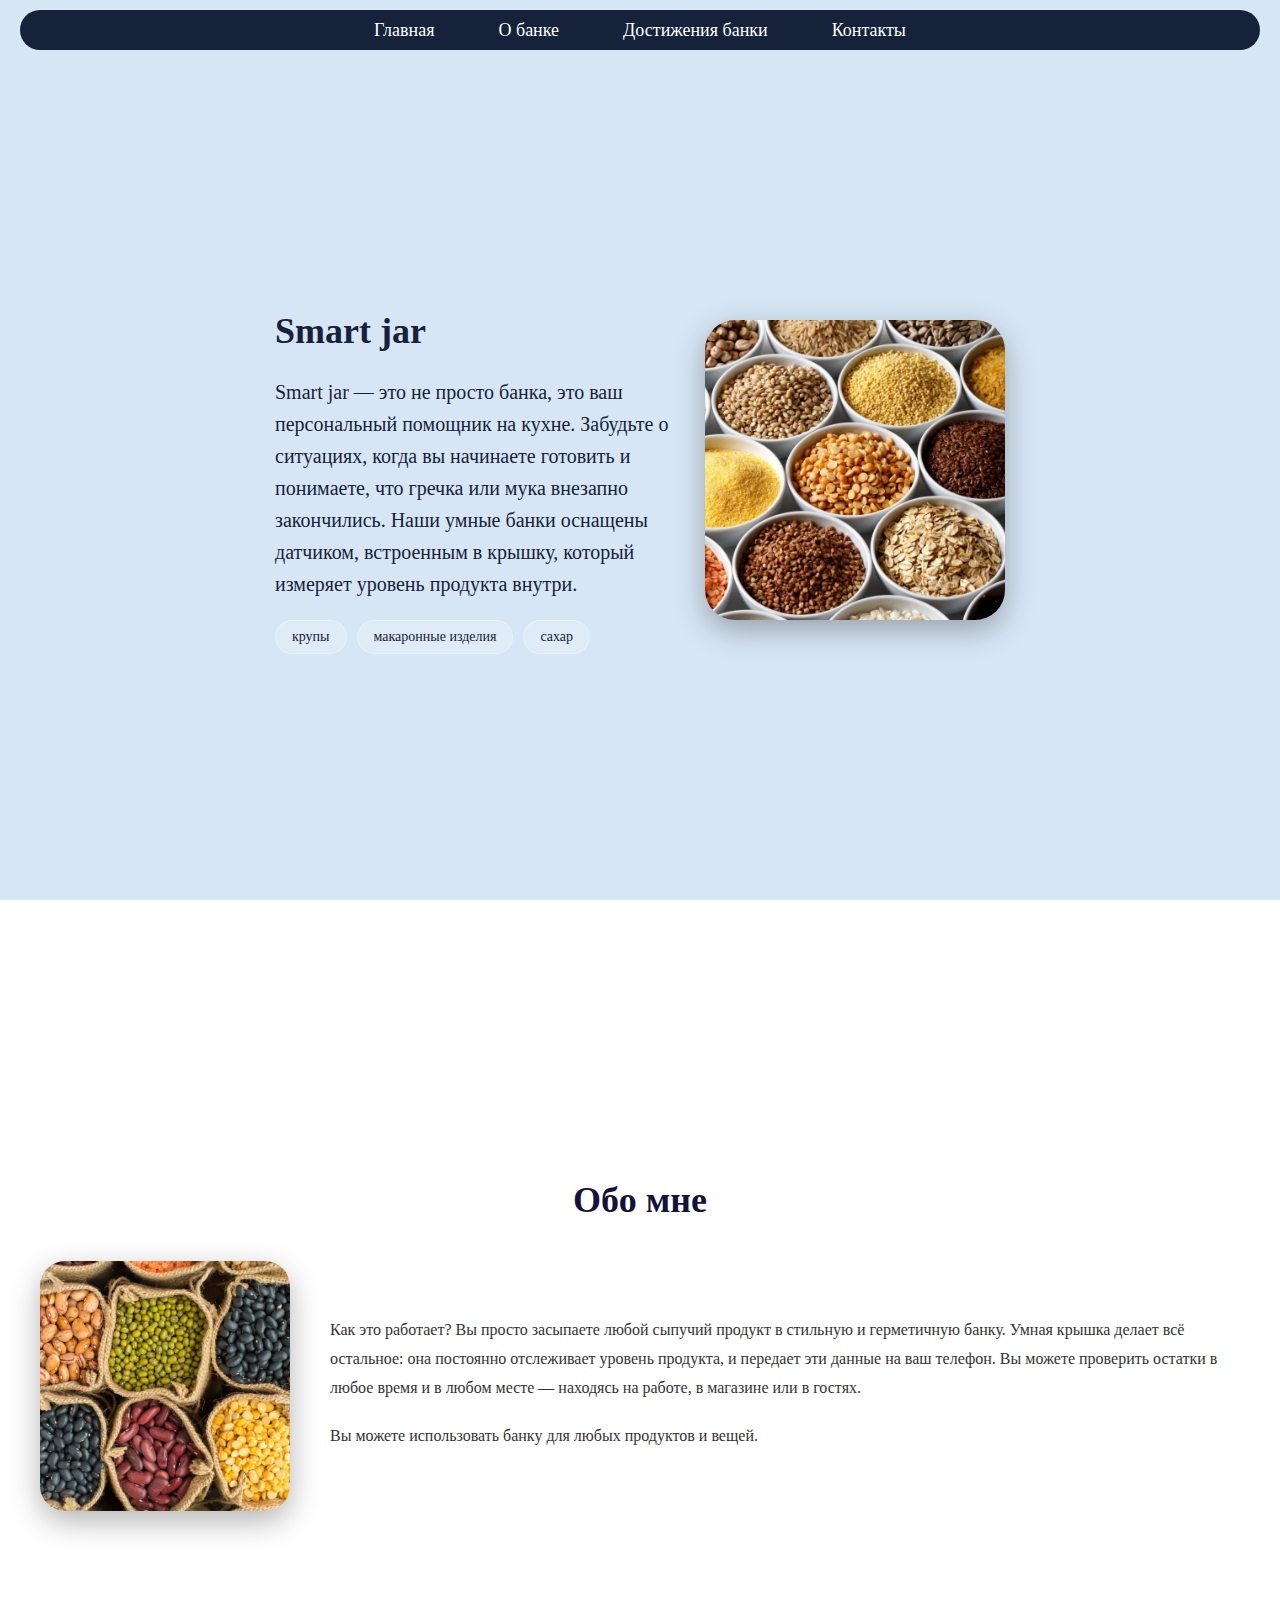
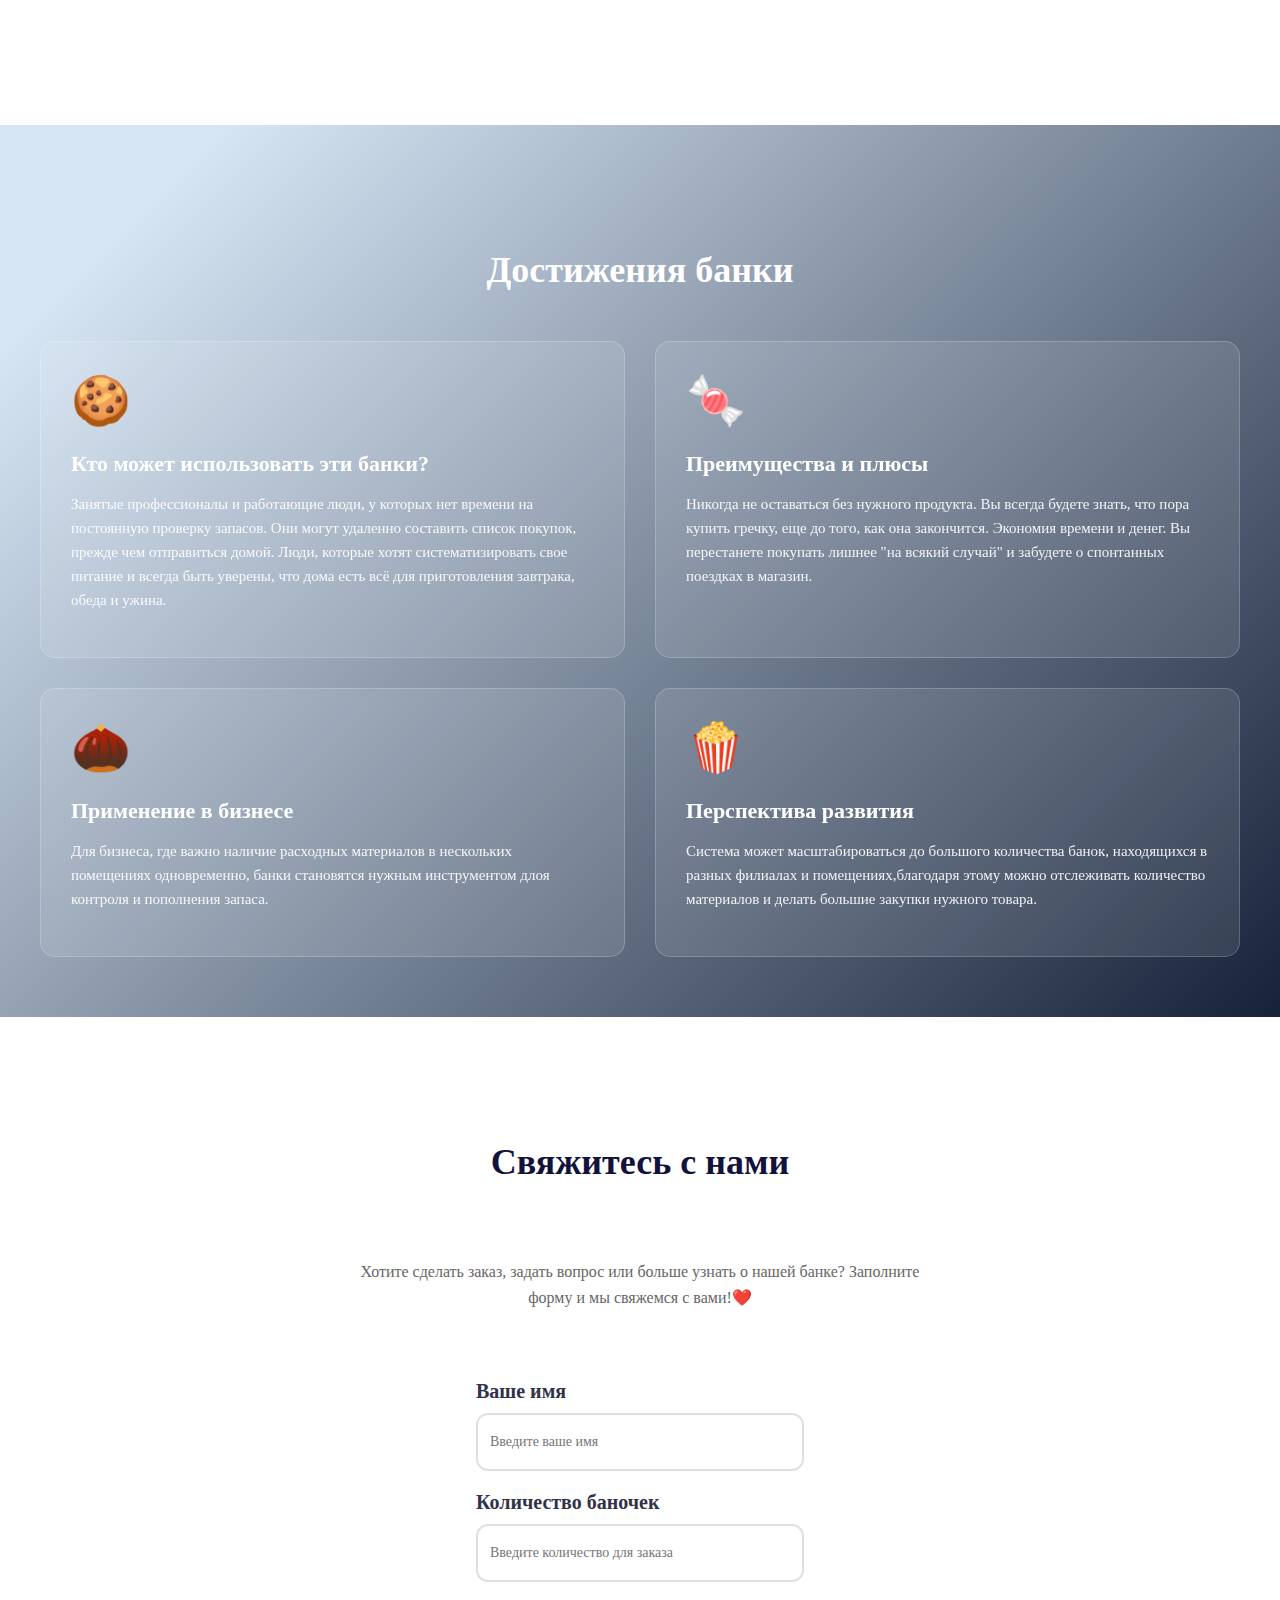
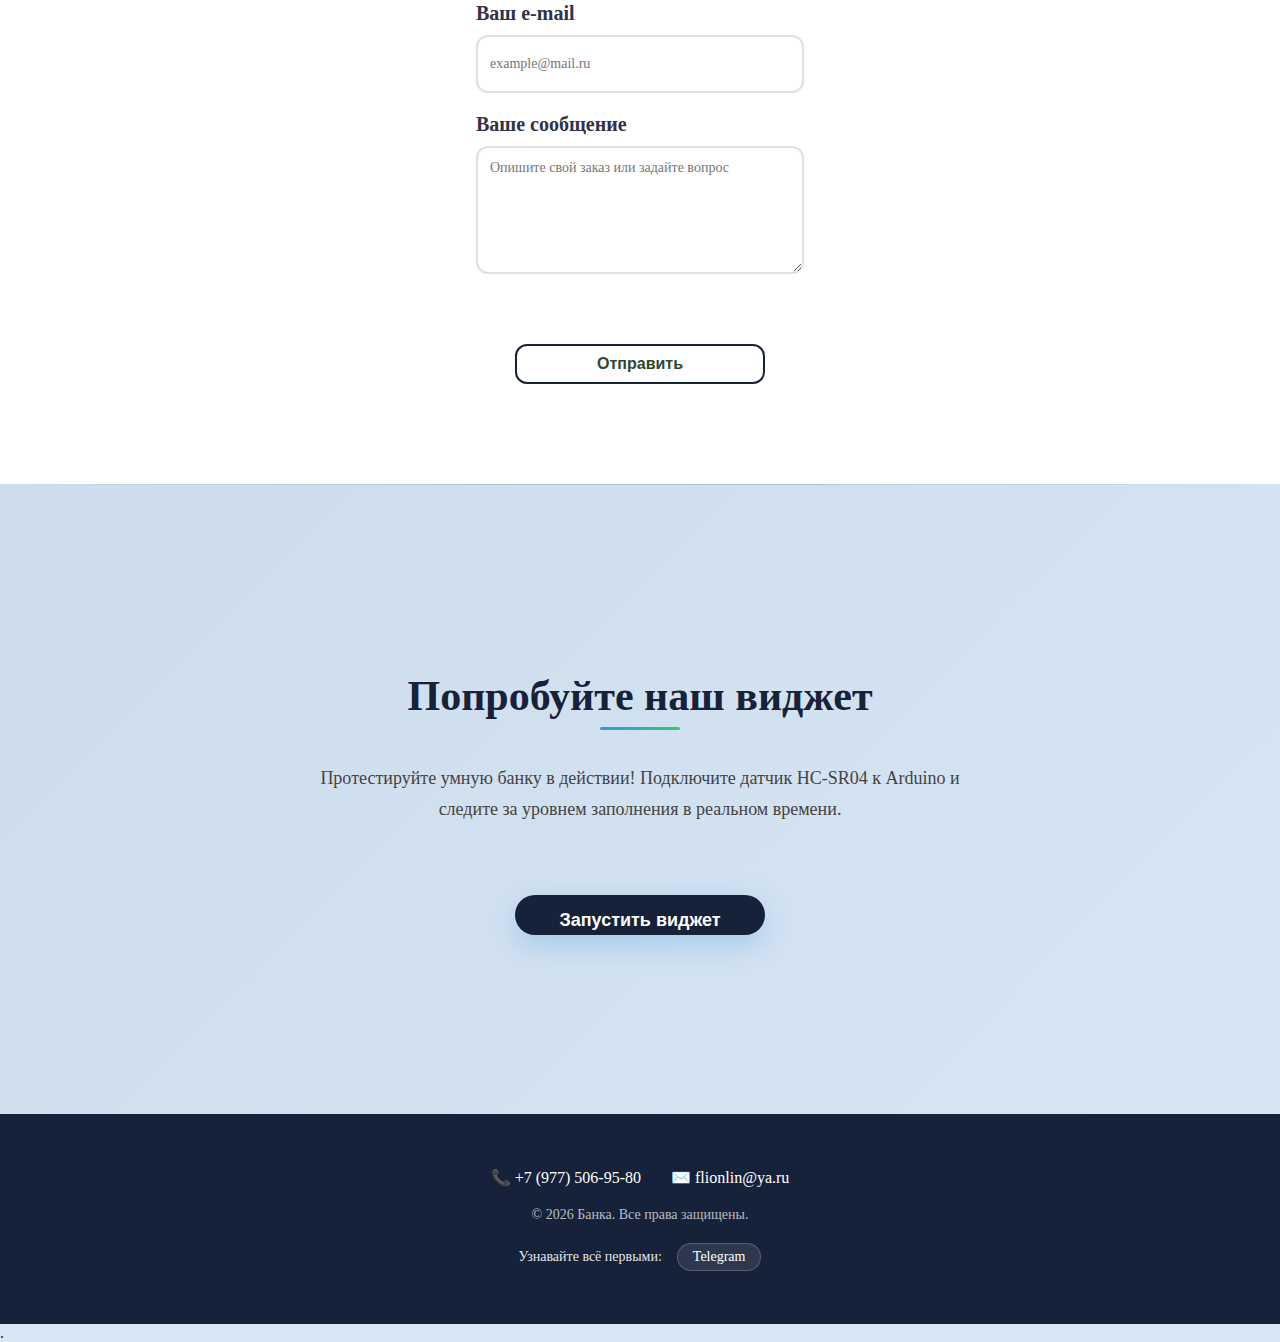
<file: index.html>
<!DOCTYPE html>
<html lang="ru">
  <head>
    <meta charset="UTF-8" />
    <meta name="viewport" content="width=device-width, initial-scale=1.0" />
    <title>Smart jar</title>
    <link rel="stylesheet" href="style.css" />
  </head>
  <body>
    <header>
      <nav>
        <a class="menu-item" href="#main">Главная</a>
        <a class="menu-item" href="#about">О банке</a>
        <a class="menu-item" href="#achivments">Достижения банки</a>
        <a class="menu-item" href="#contact">Контакты</a>
      </nav>
      <div class="mobile-block">
        <h1>Smart jar</h1>
        <img
          class="menu-icon"
          src="images/menu.svg"
          alt="Menu Icon"
          onclick="openSideBar()"
        />
      </div>
    </header>

    <main>
      <div id="side-bar">
        <img
          class="menu-close"
          src="images/close.svg"
          alt="Menu Close"
          onclick="closeSideBar()"
        />
        <div class="menu-items">
          <a class="menu-item" href="#main">Главная</a>
          <a class="menu-item" href="#about">О банке</a>
          <a class="menu-item" href="#achivments">Достижения банки</a>
          <a class="menu-item" href="#contact">Контакты</a>
        </div>
      </div>

      <section id="main">
        <div class="main-text">
          <h1 class="header">Smart jar</h1>
          <p class="text">
            Smart jar — это не просто банка, это 
            ваш персональный помощник на кухне.
            Забудьте о ситуациях, когда вы начинаете готовить 
            и понимаете, что гречка или мука внезапно закончились.
            Наши умные банки оснащены датчиком, встроенным в крышку,
            который измеряет уровень продукта внутри.
          </p>
          <div class="skills-tags">
            <span class="tag">крупы</span>
            <span class="tag">макаронные изделия</span>
            <span class="tag">сахар</span>
          </div>
        </div>
        <img
          class="avatar"
          src="images/487585097172127694.jpeg"
          alt="Фото круп"
        />
      </section>

      <section id="about" style="position: relative">
        <div class="about-content">
          <h1>Обо мне</h1>
          <div class="about-wrapper">
            <img
              class="avatar about-avatar"
              src="images/Зерно.jpeg"
              alt="Фото круп"
            />
            <div class="about-text">
              <p class="about-paragraph">
                Как это работает?
                
                Вы просто засыпаете любой сыпучий продукт
                в стильную и герметичную банку. Умная крышка
                делает всё остальное: она постоянно отслеживает
                уровень продукта, и передает эти данные на ваш телефон.
                Вы можете проверить остатки в любое время и в любом месте
                — находясь на работе, в магазине или в гостях.
              </p>
              <p class="about-paragraph">
                Вы можете использовать банку для любых продуктов и вещей.
              </p>
            </div>
          </div>
        </div>
      </section>

      <section id="achivments">
        <h1>Достижения банки</h1>
        <div class="achivments-container">
          <div class="achivment-card">
            <div class="achivment-icon">🍪</div>
            <h3>Кто может использовать эти банки?</h3>
            <p>
              Занятые профессионалы и работающие люди, 
              у которых нет времени на постоянную проверку запасов. 
              Они могут удаленно составить список покупок, прежде чем отправиться домой.
              Люди, которые хотят систематизировать свое питание и всегда быть уверены,
              что дома есть всё для приготовления завтрака, обеда и ужина.
            </p>
          </div>
          <div class="achivment-card">
            <div class="achivment-icon">🍬</div>
            <h3>Преимущества и плюсы</h3>
            <p>
              Никогда не оставаться без нужного продукта.
              Вы всегда будете знать, что пора купить гречку,
              еще до того, как она закончится.
              Экономия времени и денег. Вы перестанете покупать
              лишнее "на всякий случай" и забудете о спонтанных 
              поездках в магазин.
            </p>
          </div>
          <div class="achivment-card">
            <div class="achivment-icon">🌰</div>
            <h3>Применение в бизнесе</h3>
            <p>
              Для бизнеса, где важно наличие расходных материалов
              в нескольких помещениях одновременно, банки становятся 
              нужным инструментом длоя контроля и пополнения запаса.
            </p>
          </div>
          <div class="achivment-card">
            <div class="achivment-icon">🍿</div>
            <h3>Перспектива развития</h3>
            <p>
              Система может масштабироваться до большого количества банок,
              находящихся в разных филиалах и помещениях,благодаря этому
              можно отслеживать количество материалов и делать большие
              закупки нужного товара.
            </p>
          </div>
        </div>
      </section>

      <section id="contact">
        <h1>Свяжитесь с нами</h1>
        <p class="contact-description">
          Хотите сделать заказ, задать вопрос или больше узнать о нашей банке? 
          Заполните форму и мы свяжемся с вами!❤️
        </p>
        <form>
          <label for="name">Ваше имя</label>
          <input
            id="name"
            class="input"
            name="name"
            type="text"
            placeholder="Введите ваше имя"
          />

          <label for="age">Количество баночек</label>
          <input
            id="age"
            name="age"
            type="number"
            placeholder="Введите количество для заказа"
          />

          <label for="email">Ваш e-mail</label>
          <input
            id="email"
            name="email"
            type="email"
            placeholder="example@mail.ru"
          />

          <label for="message">Ваше сообщение</label>
          <textarea
            id="message"
            name="message"
            placeholder="Опишите свой заказ или задайте вопрос"
          ></textarea>
        </form>
        <button id="button" class="form-btn" onclick="sendForm()">
          Отправить
        </button>
      </section>
      <section id="widget-section">
        <h1>Попробуйте наш виджет</h1>
        <p class="contact-description">
          Протестируйте умную банку в действии! 
          Подключите датчик HC-SR04 к Arduino и следите за уровнем заполнения в реальном времени.
        </p>
        <button id="openWidgetBtn" class="form-btn" style="margin-top: 30px;">
          Запустить виджет
        </button>
      </section>
    </main>
    <footer>
      <div class="footer-content">
        <div class="footer-links">
          <a href="tel:+79775069580">📞 +7 (977) 506-95-80</a>
          <a href="mailto:flionlin@ya.ru">✉️ flionlin@ya.ru</a>
        </div>
        <p class="footer-text">© 2026 Банка. Все права защищены.</p>
        <div class="social-links">
          <span>Узнавайте всё первыми:</span>
          <a href="https://t.me/smartjar" class="social-link" target="_blank">Telegram</a>
        </div>
      </div>
    </footer>
    <div id="widgetModal" class="modal-overlay">
      <div class="modal-content">
        <button id="closeWidgetBtn" class="close-btn">×</button>
        <iframe id="widgetFrame" src="widget.html" frameborder="0"></iframe>
      </div>
    </div>
  </body>
  <script src="main.js"></script>
</html>
.
</file>
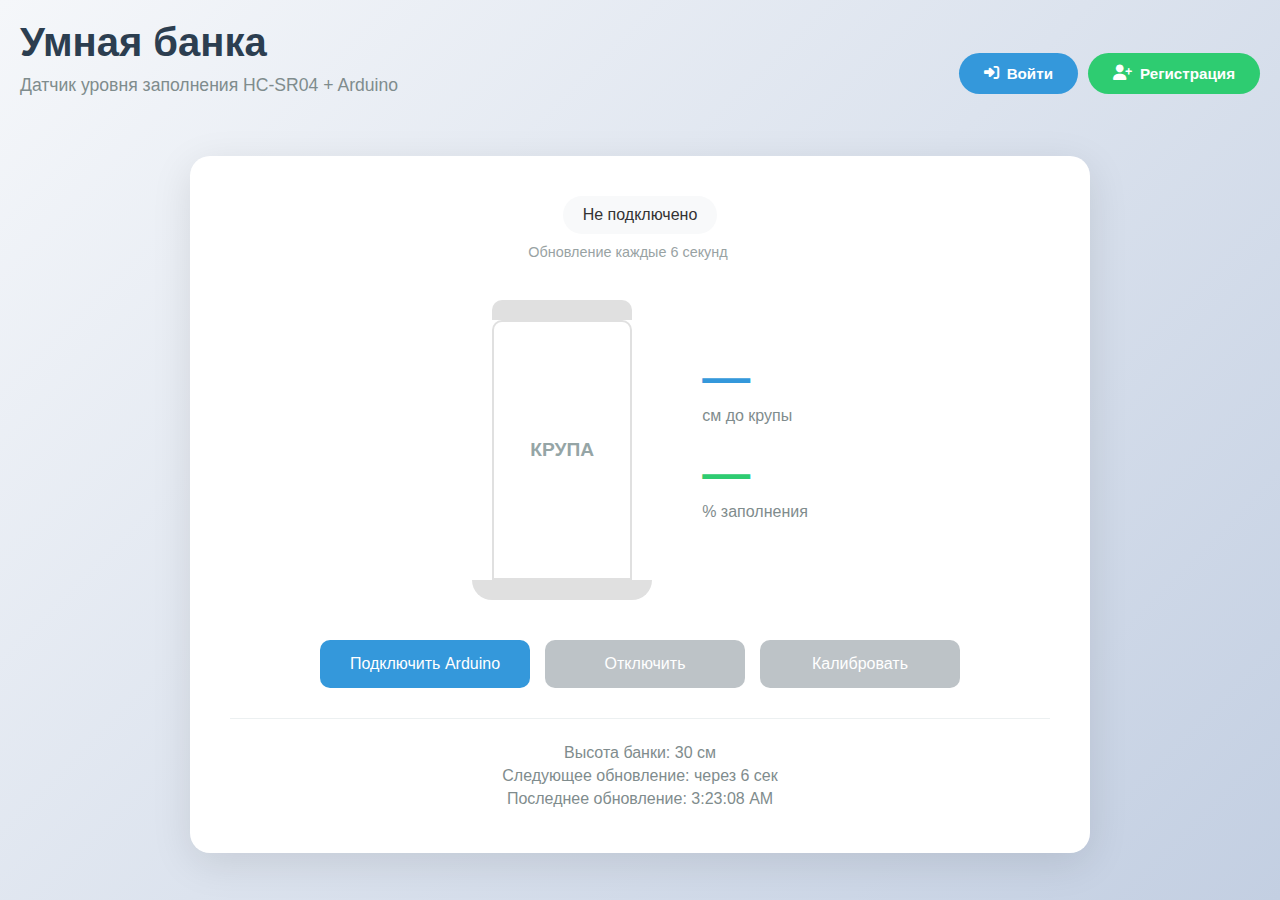
<file: widget.html>
<!DOCTYPE html>
<html lang="ru">
<head>
    <meta charset="UTF-8">
    <meta name="viewport" content="width=device-width, initial-scale=1.0">
    <title>Умная банка | Виджет</title>
    <link rel="stylesheet" href="https://cdnjs.cloudflare.com/ajax/libs/font-awesome/6.4.0/css/all.min.css">
    <link rel="stylesheet" href="styles-widget.css">
</head>
<body>
    <div class="modal-overlay" id="registerModal">
        <div class="modal">
            <h2>Регистрация</h2>
            <div class="alert" id="registerAlert"></div>
            <form id="registerForm">
                <div class="form-group">
                    <label for="registerName">Имя:</label>
                    <input type="text" id="registerName" placeholder="Введите ваше имя" required>
                </div>
                <div class="form-group">
                    <label for="registerEmail">Email:</label>
                    <input type="email" id="registerEmail" placeholder="example@mail.ru" required>
                </div>
                <div class="form-group">
                    <label for="registerPassword">Пароль:</label>
                    <input type="password" id="registerPassword" placeholder="Не менее 6 символов" required minlength="6">
                </div>
                <div class="modal-buttons">
                    <button type="button" class="modal-btn secondary" id="cancelRegister">Отмена</button>
                    <button type="submit" class="modal-btn primary">Зарегистрироваться</button>
                </div>
            </form>
        </div>
    </div>

    <div class="modal-overlay" id="loginModal">
        <div class="modal">
            <h2>Вход в систему</h2>
            <div class="alert" id="loginAlert"></div>
            <form id="loginForm">
                <div class="form-group">
                    <label for="loginEmail">Email:</label>
                    <input type="email" id="loginEmail" placeholder="example@mail.ru" required>
                </div>
                <div class="form-group">
                    <label for="loginPassword">Пароль:</label>
                    <input type="password" id="loginPassword" placeholder="Введите ваш пароль" required>
                </div>
                <div class="modal-buttons">
                    <button type="button" class="modal-btn secondary" id="cancelLogin">Отмена</button>
                    <button type="submit" class="modal-btn primary">Войти</button>
                </div>
            </form>
        </div>
    </div>

    <div class="modal-overlay" id="calibrateModal">
        <div class="modal">
            <h2>Калибровка банки</h2>
            <div class="alert" id="calibrateAlert"></div>
            <div id="calibrationSteps">
                <div class="calibration-step" id="step1">
                    <div>
                        <strong>Шаг 1:</strong> Убедитесь, что банка пуста
                    </div>
                    <button class="btn calibrate-btn" onclick="app.startCalibration(1)">Начать</button>
                </div>
                <div class="calibration-step" id="step2">
                    <div>
                        <strong>Шаг 2:</strong> Заполните банку наполовину
                    </div>
                    <button class="btn calibrate-btn" onclick="app.startCalibration(2)" disabled>Начать</button>
                </div>
                <div class="calibration-step" id="step3">
                    <div>
                        <strong>Шаг 3:</strong> Заполните банку полностью
                    </div>
                    <button class="btn calibrate-btn" onclick="app.startCalibration(3)" disabled>Начать</button>
                </div>
            </div>
            <div class="modal-buttons">
                <button type="button" class="modal-btn secondary" id="cancelCalibrate">Отмена</button>
                <button type="button" class="modal-btn primary" id="saveCalibration" disabled>Сохранить калибровку</button>
            </div>
        </div>
    </div>

    <div class="header">
        <div class="header-info">
<h1>Умная банка</h1>
            <p class="subtitle">Датчик уровня заполнения HC-SR04 + Arduino</p>
        </div>
        
        <div class="auth-section">
            <div class="user-info" id="userInfo" style="display: none;">
                <div class="avatar" id="userAvatar">И</div>
                <div>
                    <div id="userName">Иван</div>
                    <div style="font-size: 0.8rem; color: #95a5a6;" id="userEmail">ivan@mail.ru</div>
                </div>
                <button class="logout-btn" id="logoutBtn">Выйти</button>
            </div>
            
            <div class="auth-buttons" id="authButtons">
                <button class="auth-btn login-btn" id="loginBtn">
                    <i class="fas fa-sign-in-alt"></i> Войти
                </button>
                <button class="auth-btn register-btn" id="registerBtn">
                    <i class="fas fa-user-plus"></i> Регистрация
                </button>
            </div>
        </div>
    </div>

    <div class="container">
        <div class="status" id="status">Не подключено</div>
        
        <div class="measurement-status">
            Обновление каждые 6 секунд 
            <span class="update-indicator" id="updateIndicator"></span>
        </div>
        
        <div class="jar-widget">
            <div class="jar">
                <div class="jar-top"></div>
                <div class="jar-glass">
                    <div class="jar-fill" id="jarFill"></div>
                    <div class="jar-label">КРУПА</div>
                </div>
                <div class="jar-bottom"></div>
            </div>
            
            <div class="jar-info">
                <div class="distance">
                    <div class="value" id="distanceValue">—</div>
                    <div class="unit">см до крупы</div>
                </div>
                
                <div class="level">
                    <div class="value" id="levelValue">—</div>
                    <div class="unit">% заполнения</div>
                </div>
            </div>
        </div>
        
        <div class="controls">
            <button id="connectBtn" class="btn connect">Подключить Arduino</button>
            <button id="disconnectBtn" class="btn disconnect" disabled>Отключить</button>
            <button id="calibrateBtn" class="btn calibrate-btn">Калибровать</button>
        </div>
        
        <div class="info">
            <p>Высота банки: <span id="jarHeight">30</span> см</p>
            <p>Следующее обновление: через <span id="countdown">6</span> сек</p>
            <p>Последнее обновление: <span id="timestamp">—</span></p>
        </div>

        <div class="calibration-section" id="calibrationSection" style="display: none;">
            <h3><i class="fas fa-ruler-combined"></i> Данные калибровки</h3>
            <div class="calibration-values">
                <div class="calibration-value">
                    <div class="label">Пустая банка</div>
                    <div class="value" id="calEmpty">— см</div>
                </div>
                <div class="calibration-value">
                    <div class="label">Наполовину</div>
                    <div class="value" id="calHalf">— см</div>
                </div>
                <div class="calibration-value">
                    <div class="label">Полная банка</div>
                    <div class="value" id="calFull">— см</div>
                </div>
                <div class="calibration-value">
                    <div class="label">Высота банки</div>
                    <div class="value" id="calHeight">— см</div>
                </div>
            </div>
        </div>

        <div class="history-section" id="historySection" style="display: none;">
            <h3><i class="fas fa-history"></i> История измерений</h3>
            <div class="history-list" id="historyList">
            </div>
        </div>
    </div>
    
    <script src="app.js"></script>
</body>
</html>
</file>
<file: style.css>
html {
  scroll-behavior: smooth;
}

body {
  background: rgba(215, 230, 245);
  color: rgb(22, 34, 57);
  margin: 0;
  max-width: 100%;
  overflow-x: hidden;
}

header {
  width: calc(100% - 40px);
  height: 40px;
  position: fixed;
  border-radius: 40px;
  top: 10px;
  left: 20px;
  right: 20px;
  background: rgb(22, 34, 57);
  z-index: 1;
}

nav {
  text-align: center;
  padding: 10px;
  height: 90px;
}

#side-bar {
  display: none;
  position: fixed;
  background-color: rgb(22, 34, 57);
  width: 200px;
  height: 100vh;
  right: -200px;
  z-index: 2;
  transition: 0.6s;
}

.menu-items {
  display: flex;
  flex-direction: column;
  gap: 40px;
  margin-top: 60px;
}

.mobile-block {
  display: none;
}

.menu-icon {
  width: 35px;
  height: 35px;
  position: absolute;
  right: 30px;
}

.menu-item {
  font-size: 18px;
  text-decoration: none;
  color: rgb(255, 255, 255);
  margin: 30px;
  transition: 0.6s;
}

.items {
  display: flex;
  flex-direction: column;
  gap: 40px;
  margin-top: 60px;
}

.menu-close {
  position: absolute;
  width: 35px;
  height: 35px;
  right: 30px;
  top: 30px;
}

.menu-item:hover {
  font-size: 22px;
  color: rgb(126, 126, 126);
}

section {
  min-height: 100%;
  width: 100vw;
  padding-top: 75px;
  box-sizing: border-box;
}

#main {
  display: flex;
  justify-content: center;
  align-items: center;
  gap: 30px;
  padding: 100px 20px 60px;
  min-height: 100vh;
}

.main-text h1 {
  font-size: 36px;
}

.main-text p {
  width: 400px;
  line-height: 1.6;
  font-size: 20px;
}

.skills-tags {
  display: flex;
  flex-wrap: wrap;
  gap: 10px;
  margin-top: 20px;
}

.tag {
  background: rgba(255, 255, 255, 0.2);
  padding: 8px 16px;
  border-radius: 20px;
  font-size: 14px;
  border: 1px solid rgba(255, 255, 255, 0.3);
  transition: 0.3s;
}

.tag:hover {
  background: rgba(255, 255, 255, 0.3);
  transform: translateY(-2px);
}

.avatar {
  width: 300px;
  height: 300px;
  border-radius: 10%;
  object-fit: cover;
  box-shadow: 0 10px 30px rgba(0, 0, 0, 0.3);
  transition: transform 0.3s;
}

.avatar:hover {
  transform: scale(1.05);
}

#about {
  background: rgb(255, 255, 255);
  color: rgb(22, 34, 57);
  display: flex;
  align-items: center;
  justify-content: center;
  padding: 100px 40px 60px;
  min-height: calc(100vh - 75px);
}

#about h1 {
  color: rgb(18, 18, 59);
  text-align: center;
  margin-bottom: 40px;
  font-size: 36px;
}

.about-content {
  max-width: 1200px;
  width: 100%;
}

.about-wrapper {
  display: flex;
  align-items: center;
  gap: 40px;
}

.about-avatar {
  width: 250px;
  height: 250px;
  flex-shrink: 0;
}

.about-text {
  flex: 1;
}

.about-paragraph {
  font-size: 16px;
  line-height: 1.8;
  margin-bottom: 20px;
  color: #333;
}

#achivments {
  background: linear-gradient(135deg, rgb(215, 230, 245) 10%, rgb(22, 34, 57) 100%);
  display: flex;
  flex-direction: column;
  align-items: center;
  justify-content: center;
  padding: 100px 40px 60px;
  min-height: calc(100vh - 75px);
}

#achivments h1 {
  color: rgb(255, 255, 255);
  font-size: 36px;
  margin-bottom: 50px;
  text-align: center;
}

.achivments-container {
  display: grid;
  grid-template-columns: repeat(2, 1fr);
  gap: 30px;
  max-width: 1200px;
  width: 100%;
}

.achivment-card {
  background: rgba(255, 255, 255, 0.1);
  backdrop-filter: blur(10px);
  border-radius: 15px;
  padding: 30px;
  border: 1px solid rgba(255, 255, 255, 0.2);
  transition: 0.3s;
}

.achivment-card:hover {
  transform: translateY(-5px);
  background: rgba(255, 255, 255, 0.15);
  box-shadow: 0 10px 30px rgba(0, 0, 0, 0.3);
}

.achivment-icon {
  font-size: 48px;
  margin-bottom: 15px;
}

.achivment-card h3 {
  color: white;
  font-size: 22px;
  margin-bottom: 15px;
}

.achivment-card p {
  color: rgba(255, 255, 255, 0.9);
  line-height: 1.6;
  font-size: 15px;
}

#contact {
  background: white;
  color: black;
  display: flex;
  flex-direction: column;
  align-items: center;
  justify-content: center;
  gap: 40px;
  min-height: calc(100vh - 75px);
  padding: 100px 20px 80px;
}

#contact h1 {
  color: rgb(18, 18, 59);
  margin-bottom: 20px;
  font-size: 36px;
}

.contact-description {
  color: #666;
  font-size: 16px;
  text-align: center;
  max-width: 600px;
  margin-bottom: 30px;
  line-height: 1.6;
}

form {
  color: rgb(48, 50, 71);
  display: flex;
  flex-direction: column;
  gap: 10px;
}

form input,
textarea {
  width: 300px;
  min-height: 30px;
  border-radius: 12px;
  padding: 12px;
  font-size: 14px;
  margin-bottom: 10px;
  border: 2px solid #e0e0e0;
  transition: border-color 0.3s;
  font-family: inherit;
}

form input:focus,
textarea:focus {
  outline: none;
  border-color: rgb(18, 18, 59);
}

form textarea {
  padding-top: 12px;
  min-height: 100px;
  resize: vertical;
}

form label {
  font-size: 20px;
  font-weight: 600;
}

.form-btn {
  width: 250px;
  height: 40px;
  border: 2px solid rgb(22, 34, 57);
  background-color: white;
  border-radius: 12px;
  cursor: pointer;
  color: rgb(48, 71, 48);
  font-size: 16px;
  font-weight: 600;
  transition: 0.6s;
  margin-top: 20px;
  margin-bottom: 20px;
}

.form-btn:hover {
  color: white;
  border: none;
  background-color: rgb(22, 34, 57);
}

footer {
  min-height: 150px;
  background: rgb(22, 34, 57);
  display: flex;
  align-items: center;
  justify-content: center;
  padding: 30px 20px;
}

.footer-content {
  max-width: 1200px;
  width: 100%;
  display: flex;
  flex-direction: column;
  align-items: center;
  gap: 20px;
}

.footer-links {
  display: flex;
  gap: 30px;
  flex-wrap: wrap;
  justify-content: center;
}

footer a {
  color: white;
  text-decoration: none;
  font-size: 16px;
  transition: 0.3s;
}

footer a:hover {
  color: rgba(255, 255, 255, 0.7);
  transform: translateY(-2px);
}

.footer-text {
  color: rgba(255, 255, 255, 0.7);
  font-size: 14px;
  margin: 0;
}

.social-links {
  display: flex;
  align-items: center;
  gap: 15px;
  flex-wrap: wrap;
  justify-content: center;
}

.social-links span {
  color: rgba(255, 255, 255, 0.9);
  font-size: 14px;
}

.social-link {
  padding: 5px 15px;
  background: rgba(255, 255, 255, 0.1);
  border-radius: 20px;
  font-size: 14px;
  border: 1px solid rgba(255, 255, 255, 0.2);
}

.social-link:hover {
  background: rgba(255, 255, 255, 0.2);
}

.square {
  display: none;
  position: absolute;
  bottom: 0;
  right: 0;
  width: 100px;
  height: 100px;
  background-color: rgb(90, 30, 30);
}

@media (max-width: 800px) {
  section {
    padding-top: 75px;
  }

  #main {
    flex-direction: column;
    padding: 120px 20px 40px;
    gap: 20px;
  }

  .main-text {
    width: 100%;
    max-width: 100%;
  }

  .main-text h1 {
    text-align: center;
    font-size: 28px;
  }

  .main-text p {
    text-align: center;
    width: 100%;
    max-width: 100%;
    padding: 0 10px;
    font-size: 14px;
  }

  .avatar {
    width: 200px;
    height: 200px;
  }

  nav {
    display: none;
  }

.skills-tags {
  display: flex;
  justify-content: center;
}

  #side-bar {
    display: block;
  }

  .mobile-block {
    position: relative;
    display: flex;
    align-items: center;
    justify-content: center;
    width: 100%;
    height: 40px;
  }

  .mobile-block h1 {
    font-size: 20px;
    margin: 0;
    color:white
  }

  #about {
    padding: 100px 20px 40px;
    min-height: auto;
  }

  #about h1 {
    font-size: 28px;
    margin-bottom: 30px;
  }

  .about-wrapper {
    flex-direction: column;
    text-align: center;
    gap: 20px;
  }

  .about-avatar {
    width: 180px;
    height: 180px;
    margin: 0 auto;
  }

  .about-text {
    width: 100%;
  }

  .about-paragraph {
    font-size: 14px;
    margin-bottom: 15px;
  }

  #achivments {
    padding: 100px 20px 40px;
    min-height: auto;
  }

  #achivments h1 {
    font-size: 28px;
    margin-bottom: 30px;
  }

  .achivments-container {
    grid-template-columns: 1fr;
    gap: 20px;
    width: 100%;
  }

  .achivment-card {
    padding: 20px;
    width: 100%;
    box-sizing: border-box;
  }

  .achivment-icon {
    font-size: 40px;
  }

  .achivment-card h3 {
    font-size: 18px;
  }

  .achivment-card p {
    font-size: 14px;
  }

  #contact {
    padding: 100px 20px 60px;
    min-height: auto;
    gap: 30px;
  }

  #contact h1 {
    text-align: center;
    font-size: 28px;
    margin-bottom: 15px;
  }

  .contact-description {
    font-size: 14px;
    padding: 0 10px;
    margin-bottom: 20px;
  }

  form {
    width: 100%;
    max-width: 100%;
    padding: 0 10px;
  }

  form input,
  textarea {
    width: 100%;
    max-width: 100%;
    box-sizing: border-box;
  }

  .form-btn {
    width: 100%;
    max-width: 300px;
    margin: 20px auto;
  }

  .footer-links {
    flex-direction: column;
    gap: 15px;
    align-items: center;
  }

  .footer-links a {
    font-size: 14px;
  }

  .social-links {
    flex-direction: column;
    gap: 10px;
    text-align: center;
  }

  .footer-text {
    font-size: 12px;
    text-align: center;
  } 
}

.modal-overlay {
  position: fixed;
  top: 0;
  left: 0;
  width: 100%;
  height: 100%;
  background: rgba(0, 0, 0, 0.85);
  display: none; /* Сначала скрыто */
  justify-content: center;
  align-items: center;
  z-index: 1000;
  padding: 20px;
  animation: fadeIn 0.3s ease;
}

@keyframes fadeIn {
  from { opacity: 0; }
  to { opacity: 1; }
}

.modal-content {
  background: white;
  border-radius: 20px;
  width: 95%;
  max-width: 1100px;
  height: 85vh;
  position: relative;
  padding: 0;
  overflow: hidden;
  box-shadow: 0 20px 60px rgba(0, 0, 0, 0.3);
  animation: slideUp 0.3s ease;
}

@keyframes slideUp {
  from { transform: translateY(30px); opacity: 0; }
  to { transform: translateY(0); opacity: 1; }
}

.close-btn {
  position: absolute;
  top: 20px;
  right: 20px;
  background: rgb(22, 34, 57);
  color: white;
  border: none;
  width: 40px;
  height: 40px;
  border-radius: 50%;
  cursor: pointer;
  font-size: 24px;
  z-index: 1001;
  display: flex;
  align-items: center;
  justify-content: center;
  transition: 0.3s;
}

.close-btn:hover {
  background: rgb(40, 60, 100);
  transform: rotate(90deg);
}

#widgetFrame {
  width: 100%;
  height: 100%;
  border: none;
  border-radius: 20px;
}

#widget-section {
  background: linear-gradient(135deg, rgba(22, 34, 57, 0.05) 0%, rgba(215, 230, 245, 0.1) 100%);
  display: flex;
  flex-direction: column;
  align-items: center;
  justify-content: center;
  min-height: 70vh;
  padding: 100px 20px;
  text-align: center;
  position: relative;
  overflow: hidden;
}

#widget-section::before {
  content: '';
  position: absolute;
  top: 0;
  left: 0;
  right: 0;
  height: 1px;
  background: linear-gradient(90deg, transparent, rgba(22, 34, 57, 0.2), transparent);
}

#widget-section h1 {
  color: rgb(22, 34, 57);
  font-size: 42px;
  margin-bottom: 25px;
  position: relative;
  display: inline-block;
}

#widget-section h1::after {
  content: '';
  position: absolute;
  bottom: -10px;
  left: 50%;
  transform: translateX(-50%);
  width: 80px;
  height: 3px;
  background: linear-gradient(90deg, #3498db, #2ecc71);
  border-radius: 2px;
}

#widget-section .contact-description {
  max-width: 700px;
  font-size: 18px;
  line-height: 1.7;
  color: #444;
  margin-bottom: 40px;
}

#widget-section .form-btn {
  background: #162239;
  color: white;
  border: none;
  font-size: 18px;
  padding: 15px 40px;
  border-radius: 50px;
  transition: 0.3s;
  box-shadow: 0 10px 30px rgba(52, 152, 219, 0.3);
}

#widget-section .form-btn:hover {
  transform: translateY(-5px);
  box-shadow: 0 15px 40px rgba(52, 152, 219, 0.4);
}

@media (max-width: 800px) {
  .modal-content {
    width: 98%;
    height: 90vh;
    border-radius: 15px;
  }
  
  #widget-section {
    padding: 80px 20px 60px;
    min-height: 60vh;
  }
  
  #widget-section h1 {
    font-size: 32px;
  }
  
  #widget-section .contact-description {
    font-size: 16px;
  }
  
  .close-btn {
    top: 15px;
    right: 15px;
    width: 35px;
    height: 35px;
    font-size: 20px;
  }
}
</file>
<file: styles-widget.css>
*{margin:0;padding:0;box-sizing:border-box;font-family:'Segoe UI',Arial,sans-serif}
body{background:linear-gradient(135deg,#f5f7fa 0%,#c3cfe2 100%);min-height:100vh;color:#333;padding:20px}
.header{display:flex;justify-content:space-between;align-items:center;margin-bottom:30px;flex-wrap:wrap;gap:20px}
.header-info{flex:1;min-width:300px}
.auth-section{display:flex;gap:10px;align-items:center}
.auth-buttons{display:flex;gap:10px}
.user-info{display:flex;align-items:center;gap:10px;background:rgba(255,255,255,0.9);padding:10px 20px;border-radius:50px;box-shadow:0 4px 15px rgba(0,0,0,0.1)}
.avatar{width:40px;height:40px;border-radius:50%;background:linear-gradient(135deg,#3498db,#2ecc71);display:flex;align-items:center;justify-content:center;color:white;font-weight:bold;font-size:1.2rem}
.container{max-width:900px;width:100%;margin:0 auto;text-align:center;background:white;padding:40px;border-radius:20px;box-shadow:0 10px 40px rgba(0,0,0,0.1)}
h1{font-size:2.5rem;color:#2c3e50;margin-bottom:10px}
.subtitle{color:#7f8c8d;margin-bottom:30px;font-size:1.1rem}
.status{display:inline-block;padding:10px 20px;background:#f8f9fa;border-radius:50px;margin-bottom:10px;font-weight:500;transition:all 0.3s}
.status.connected{background:#d4edda;color:#155724}
.status.error{background:#f8d7da;color:#721c24}
.status.warning{background:#fff3cd;color:#856404}
.measurement-status{margin-bottom:20px;font-size:0.9rem;color:#7f8c8d;opacity:0.8}
.update-indicator{display:inline-block;width:10px;height:10px;border-radius:50%;background:#2ecc71;margin-left:10px;opacity:0;transition:opacity 0.3s}
.update-indicator.active{opacity:1;animation:pulse 1s infinite}
@keyframes pulse{0%{transform:scale(1)}50%{transform:scale(1.1)}100%{transform:scale(1)}}
.jar-widget{display:flex;justify-content:center;align-items:center;gap:50px;margin:40px 0;flex-wrap:wrap}
.jar{position:relative;width:180px;height:300px}
.jar-top{position:absolute;top:0;left:20px;right:20px;height:20px;background:#e0e0e0;border-radius:10px 10px 0 0;z-index:2}
.jar-glass{position:absolute;top:20px;left:20px;right:20px;height:260px;background:rgba(255,255,255,0.9);border:2px solid #e0e0e0;border-radius:10px 10px 0 0;overflow:hidden}
.jar-fill{position:absolute;bottom:0;left:0;right:0;height:0%;background:linear-gradient(to top,#ff9a00,#ffcc00);border-radius:8px 8px 0 0;transition:height 1s ease-in-out,background 1s ease-in-out}
.jar-label{position:absolute;top:50%;left:0;right:0;transform:translateY(-50%);text-align:center;font-weight:bold;color:#95a5a6;font-size:1.2rem;z-index:1}
.jar-bottom{position:absolute;bottom:0;left:0;right:0;height:20px;background:#e0e0e0;border-radius:0 0 20px 20px}
.jar-info{text-align:left}
.distance,.level{margin-bottom:25px}
.distance .value,.level .value{font-size:3rem;font-weight:bold;color:#2c3e50;line-height:1;transition:all 1s ease-in-out}
.distance .value{color:#3498db}
.level .value{color:#2ecc71}
.unit{font-size:1rem;color:#7f8c8d;margin-top:5px}
.controls{display:flex;gap:15px;justify-content:center;margin:30px 0;flex-wrap:wrap}
.btn{padding:15px 30px;font-size:1rem;border:none;border-radius:10px;cursor:pointer;transition:all 0.3s;font-weight:500;display:flex;align-items:center;justify-content:center;gap:10px;min-width:200px}
.connect{background:#3498db;color:white}
.connect:hover:not(:disabled){background:#2980b9;transform:translateY(-2px)}
.disconnect{background:#e74c3c;color:white}
.disconnect:hover:not(:disabled){background:#c0392b;transform:translateY(-2px)}
.btn:disabled{background:#bdc3c7;cursor:not-allowed;transform:none!important}
.auth-btn{padding:12px 25px;border-radius:25px;font-weight:600;transition:all 0.3s;border:none;cursor:pointer;font-size:0.95rem;display:flex;align-items:center;justify-content:center;gap:8px;white-space:nowrap}
.login-btn{background:#3498db;color:white}
.login-btn:hover{background:#2980b9;transform:translateY(-2px);box-shadow:0 5px 15px rgba(52,152,219,0.4)}
.register-btn{background:#2ecc71;color:white}
.register-btn:hover{background:#27ae60;transform:translateY(-2px);box-shadow:0 5px 15px rgba(46,204,113,0.4)}
.logout-btn{background:#e74c3c;color:white;padding:8px 20px;font-size:0.9rem;border-radius:20px}
.logout-btn:hover{background:#c0392b;transform:translateY(-2px);box-shadow:0 5px 15px rgba(231,76,60,0.4)}
.calibrate-btn{background:#9b59b6;color:white}
.calibrate-btn:hover{background:#8e44ad;transform:translateY(-2px);box-shadow:0 5px 15px rgba(155,89,182,0.4)}
.info{margin-top:30px;padding-top:20px;border-top:1px solid #ecf0f1;color:#7f8c8d}
.info p{margin:5px 0}
.history-section{margin-top:40px;padding:25px;background:#f8f9fa;border-radius:15px;text-align:left}
.history-section h3{color:#2c3e50;margin-bottom:15px;font-size:1.3rem}
.history-list{max-height:200px;overflow-y:auto;padding-right:10px}
.history-item{background:white;padding:10px 15px;margin-bottom:8px;border-radius:8px;display:flex;justify-content:space-between;align-items:center;box-shadow:0 2px 5px rgba(0,0,0,0.05)}
.history-item .time{color:#7f8c8d;font-size:0.9rem}
.history-item .value{font-weight:bold;color:#3498db}
.modal-overlay{position:fixed;top:0;left:0;right:0;bottom:0;background:rgba(0,0,0,0.5);display:flex;justify-content:center;align-items:center;z-index:1000;opacity:0;visibility:hidden;transition:all 0.3s}
.modal-overlay.active{opacity:1;visibility:visible}
.modal{background:white;padding:40px;border-radius:20px;width:90%;max-width:450px;box-shadow:0 20px 60px rgba(0,0,0,0.3);transform:translateY(20px);transition:transform 0.3s}
.modal-overlay.active .modal{transform:translateY(0)}
.modal h2{color:#2c3e50;margin-bottom:25px;text-align:center}
.form-group{margin-bottom:20px;text-align:left}
.form-group label{display:block;margin-bottom:8px;color:#2c3e50;font-weight:500}
.form-group input{width:100%;padding:12px 15px;border:2px solid #ecf0f1;border-radius:10px;font-size:1rem;transition:border-color 0.3s}
.form-group input:focus{outline:none;border-color:#3498db}
.modal-buttons{display:flex;gap:15px;margin-top:30px}
.modal-btn{flex:1;padding:12px;border:none;border-radius:10px;font-size:1rem;font-weight:600;cursor:pointer;transition:all 0.3s}
.modal-btn.primary{background:#3498db;color:white}
.modal-btn.primary:hover{background:#2980b9}
.modal-btn.secondary{background:#ecf0f1;color:#7f8c8d}
.modal-btn.secondary:hover{background:#bdc3c7}
.alert{padding:15px;border-radius:10px;margin-bottom:20px;font-weight:500;display:none}
.alert.success{background:#d4edda;color:#155724;border:1px solid #c3e6cb;display:block}
.alert.error{background:#f8d7da;color:#721c24;border:1px solid #f5c6cb;display:block}
.calibration-section{margin-top:30px;padding:20px;background:#f8f9fa;border-radius:15px;text-align:left}
.calibration-section h3{color:#2c3e50;margin-bottom:15px;font-size:1.3rem;display:flex;align-items:center;gap:10px}
.calibration-steps{margin:15px 0}
.calibration-step{background:white;padding:15px;margin-bottom:10px;border-radius:10px;box-shadow:0 2px 5px rgba(0,0,0,0.05);display:flex;justify-content:space-between;align-items:center}
.calibration-step.completed{background:#d4edda;border-left:4px solid #2ecc71}
.calibration-step.active{background:#e3f2fd;border-left:4px solid #3498db}
.calibration-values{display:grid;grid-template-columns:1fr 1fr;gap:15px;margin-top:20px}
.calibration-value{background:white;padding:15px;border-radius:10px;text-align:center;box-shadow:0 2px 5px rgba(0,0,0,0.05)}
.calibration-value .label{font-size:0.9rem;color:#7f8c8d;margin-bottom:5px}
.calibration-value .value{font-size:1.8rem;font-weight:bold;color:#2c3e50}
@media (max-width:768px){.header{flex-direction:column;text-align:center}.auth-section{flex-direction:column;gap:15px;align-items:center}.auth-buttons{flex-direction:column;width:100%}.auth-btn{width:100%;justify-content:center}.jar-widget{flex-direction:column;gap:30px}.jar-info{text-align:center}.controls{flex-direction:column}.btn{width:100%}h1{font-size:2rem}.modal{padding:25px}.user-info{flex-direction:column;text-align:center;padding:15px;gap:8px}.calibration-values{grid-template-columns:1fr}}

@media (max-width:480px){.container{padding:25px 20px}.auth-btn{padding:10px 20px;font-size:0.9rem}.user-info{padding:12px 15px}}
</file>
